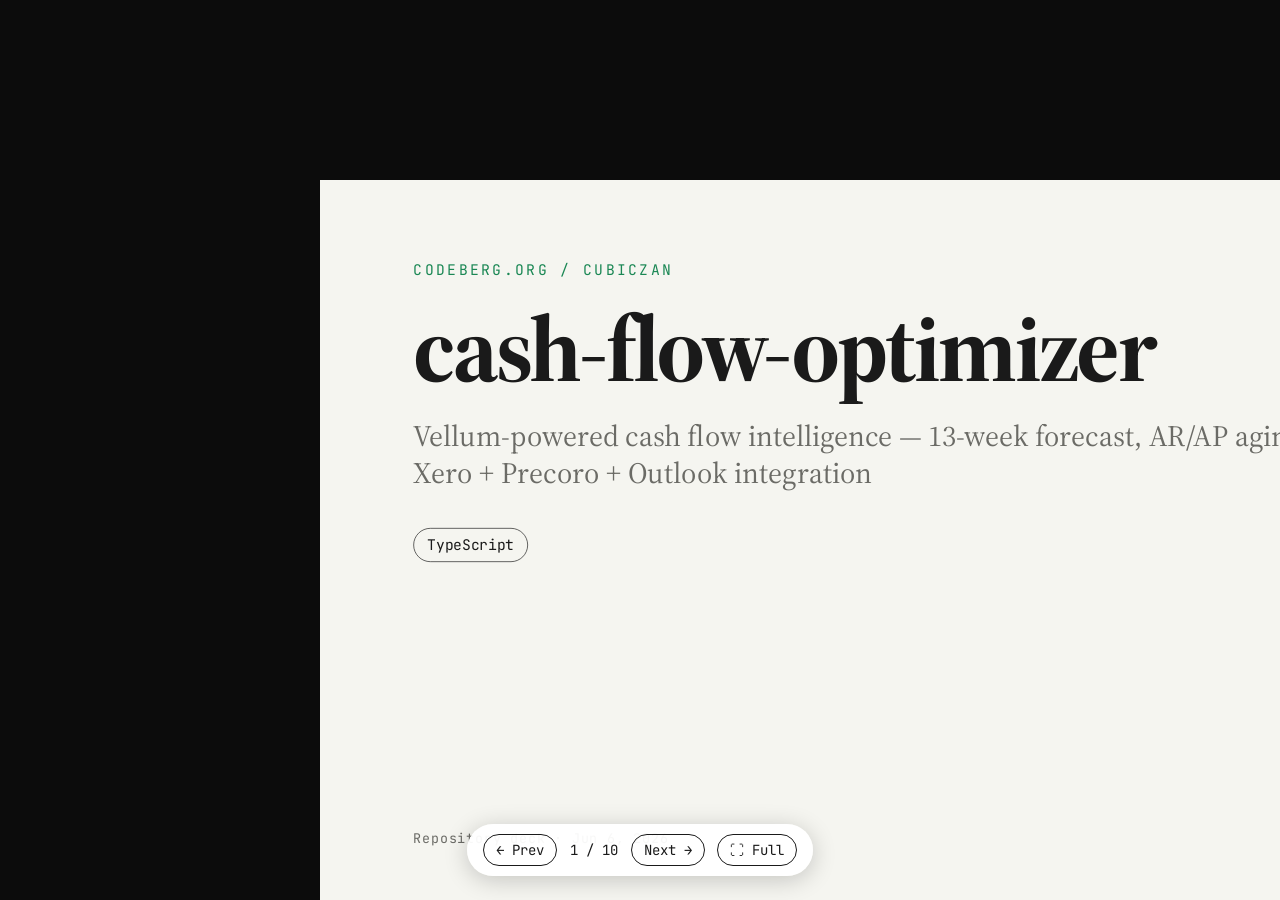
<file: index.html>
<!doctype html>
<html lang="en">
<head>
<meta charset="utf-8" />
<meta name="viewport" content="width=device-width,initial-scale=1" />
<title>cash-flow-optimizer — Deck</title>
<link rel="preconnect" href="https://fonts.googleapis.com">
<link rel="preconnect" href="https://fonts.gstatic.com" crossorigin>
<link href="https://fonts.googleapis.com/css2?family=Inter:wght@400;500;600&family=Source+Serif+4:wght@400;600;700&family=JetBrains+Mono:wght@400;500&display=swap" rel="stylesheet">
<style>
  :root{
    --bg:#f5f5f0; --ink:#1a1a1a; --muted:#6b6b66; --line:#d9d9d0;
    --green:#1a8754; --blue:#2185d0; --warn:#b54708;
    --serif:"Source Serif 4",Georgia,serif;
    --sans:"Inter",system-ui,sans-serif;
    --mono:"JetBrains Mono",ui-monospace,monospace;
  }
  *{box-sizing:border-box;margin:0;padding:0}
  html,body{height:100%;background:var(--ink);color:var(--ink);font-family:var(--sans);overflow:hidden}
  .stage{position:fixed;inset:0;display:grid;place-items:center;background:#0c0c0c}
  .frame{position:relative;width:1920px;height:1080px;transform-origin:center center}
  .slide{position:absolute;inset:0;background:var(--bg);padding:120px 140px;display:flex;flex-direction:column;gap:32px;overflow:hidden}
  .slide:not(.active){display:none}
  .kicker{font-family:var(--mono);font-size:22px;letter-spacing:.18em;text-transform:uppercase;color:var(--green)}
  .eyebrow{font-family:var(--mono);font-size:24px;letter-spacing:.16em;text-transform:uppercase;color:var(--green)}
  h1.title{font-family:var(--serif);font-size:140px;line-height:1.02;letter-spacing:-.03em;font-weight:700;color:var(--ink);word-break:break-word}
  h2{font-family:var(--serif);font-size:88px;line-height:1.05;letter-spacing:-.02em;font-weight:600}
  .tagline{font-family:var(--serif);font-size:44px;line-height:1.25;color:var(--muted);max-width:1400px}
  .lead{font-family:var(--serif);font-size:42px;line-height:1.3;max-width:1500px}
  .body{font-size:30px;line-height:1.45;color:var(--muted);max-width:1500px}
  .muted{color:var(--muted)}
  .meta-row{display:flex;gap:14px;margin-top:24px;flex-wrap:wrap}
  .chip{font-family:var(--mono);font-size:22px;padding:10px 20px;border:1.5px solid var(--ink);border-radius:999px;color:var(--ink);background:transparent}
  .chip.warn{border-color:var(--warn);color:var(--warn)}
  .footer-mark{position:absolute;bottom:80px;left:140px;font-family:var(--mono);font-size:20px;color:var(--muted);letter-spacing:.06em}
  .stack-grid{display:grid;grid-template-columns:repeat(3,1fr);gap:28px;margin-top:8px}
  .stack-card{background:#fff;border:1.5px solid var(--line);border-radius:8px;padding:36px}
  .stack-label{font-family:var(--mono);font-size:20px;text-transform:uppercase;letter-spacing:.12em;color:var(--muted);margin-bottom:16px}
  .stack-value{font-family:var(--serif);font-size:44px;font-weight:600}
  .stack-value.mono{font-family:var(--mono);font-size:36px}
  .topics{display:flex;flex-wrap:wrap;gap:12px;margin-top:8px}
  .topic{font-family:var(--mono);font-size:22px;padding:10px 18px;background:#fff;border:1.5px solid var(--line);border-radius:6px;color:var(--ink)}
  .bars{display:flex;flex-direction:column;gap:24px;margin-top:8px}
  .bar-row{display:flex;flex-direction:column;gap:10px}
  .bar-label{display:flex;justify-content:space-between;font-family:var(--mono);font-size:26px}
  .bar-track{height:28px;background:#fff;border:1.5px solid var(--line);border-radius:4px;overflow:hidden}
  .bar-fill{height:100%;background:var(--green)}
  .bar-row:nth-child(2) .bar-fill{background:var(--blue)}
  .bar-row:nth-child(3) .bar-fill{background:#c97914}
  .bar-row:nth-child(4) .bar-fill{background:#7a4ec7}
  .bar-row:nth-child(5) .bar-fill{background:#c2185b}
  .bar-row:nth-child(6) .bar-fill{background:#4a4a45}
  .stat-grid{display:grid;grid-template-columns:repeat(5,1fr);gap:24px;margin-top:8px}
  .stat{background:#fff;border:1.5px solid var(--line);border-radius:8px;padding:40px 28px;text-align:left}
  .stat-num{font-family:var(--serif);font-size:84px;font-weight:700;line-height:1;color:var(--green)}
  .stat-label{font-family:var(--mono);font-size:20px;text-transform:uppercase;letter-spacing:.12em;color:var(--muted);margin-top:18px}
  .timeline{display:flex;flex-direction:column;gap:36px;margin-top:8px}
  .tl-item{display:flex;align-items:center;gap:32px}
  .tl-dot{width:24px;height:24px;border-radius:50%;background:var(--green);flex-shrink:0;box-shadow:0 0 0 6px rgba(26,135,84,.15)}
  .tl-label{font-family:var(--mono);font-size:22px;text-transform:uppercase;letter-spacing:.12em;color:var(--muted)}
  .tl-date{font-family:var(--serif);font-size:48px;font-weight:600;margin-top:6px}
  .bullets{list-style:none;display:flex;flex-direction:column;gap:18px}
  .bullets li{font-family:var(--serif);font-size:38px;line-height:1.3;padding-left:42px;position:relative}
  .bullets li:before{content:"";position:absolute;left:0;top:18px;width:24px;height:2px;background:var(--green)}
  .code-block{background:#fff;border:1.5px solid var(--line);border-radius:8px;padding:24px 28px}
  .code-label{font-family:var(--mono);font-size:18px;text-transform:uppercase;letter-spacing:.12em;color:var(--muted);margin-bottom:10px}
  .code-block pre{font-family:var(--mono);font-size:28px;color:var(--ink);overflow:hidden;text-overflow:ellipsis;white-space:nowrap}
  .link-list{list-style:none;display:flex;flex-direction:column;gap:20px}
  .link-list li{display:flex;align-items:baseline;gap:32px;border-bottom:1.5px solid var(--line);padding-bottom:20px}
  .link-kind{font-family:var(--mono);font-size:22px;text-transform:uppercase;letter-spacing:.12em;color:var(--green);min-width:200px}
  .link-list a{font-family:var(--mono);font-size:28px;color:var(--ink);text-decoration:none;word-break:break-all}
  .link-list a:hover{color:var(--blue)}
  .slide-end{align-items:flex-start;justify-content:center}
  .nav{position:fixed;bottom:24px;left:50%;transform:translateX(-50%);display:flex;gap:12px;align-items:center;background:rgba(255,255,255,.95);padding:10px 16px;border-radius:999px;font-family:var(--mono);font-size:14px;color:var(--ink);z-index:10;box-shadow:0 4px 24px rgba(0,0,0,.2)}
  .nav button{font-family:var(--mono);font-size:14px;background:transparent;border:1px solid var(--ink);color:var(--ink);padding:6px 12px;border-radius:999px;cursor:pointer}
  .nav button:hover{background:var(--ink);color:#fff}
  .counter{min-width:50px;text-align:center}
</style>
</head>
<body>
<div class="stage">
  <div class="frame" id="frame">
    
    <section class="slide active slide-title">
      <div class="kicker">codeberg.org / cubiczan</div>
      <h1 class="title">cash-flow-optimizer</h1>
      <p class="tagline">Vellum-powered cash flow intelligence — 13-week forecast, AR/AP aging, Xero + Precoro + Outlook integration</p>
      <div class="meta-row">
        <span class="chip">TypeScript</span>
        
        
        
      </div>
      <div class="footer-mark">Repository deck · Jun 6, 2026</div>
    </section>

    <section class="slide">
      <div class="eyebrow">01 · Overview</div>
      <h2>What this is</h2>
      <p class="lead">Vellum-powered cash flow intelligence — 13-week forecast, AR/AP aging, Xero + Precoro + Outlook integration</p>
      
    </section>

    <section class="slide">
      <div class="eyebrow">02 · Stack &amp; topics</div>
      <h2>Tech surface</h2>
      <div class="stack-grid">
        <div class="stack-card">
          <div class="stack-label">Primary language</div>
          <div class="stack-value">TypeScript</div>
        </div>
        <div class="stack-card">
          <div class="stack-label">Default branch</div>
          <div class="stack-value mono">main</div>
        </div>
        <div class="stack-card">
          <div class="stack-label">License</div>
          <div class="stack-value">Unspecified</div>
        </div>
      </div>
      <div class="topics">
        <span class="muted">No topics declared.</span>
      </div>
    </section>

    <section class="slide">
      <div class="eyebrow">03 · Language composition</div>
      <h2>What it's built from</h2>
      <div class="bars">
            <div class="bar-row">
                  <div class="bar-label"><span>TypeScript</span><span class="muted">50.4%</span></div>
                  <div class="bar-track"><div class="bar-fill" style="width:50.4%"></div></div>
                </div><div class="bar-row">
                  <div class="bar-label"><span>Python</span><span class="muted">28.1%</span></div>
                  <div class="bar-track"><div class="bar-fill" style="width:28.1%"></div></div>
                </div><div class="bar-row">
                  <div class="bar-label"><span>CSS</span><span class="muted">21.2%</span></div>
                  <div class="bar-track"><div class="bar-fill" style="width:21.2%"></div></div>
                </div><div class="bar-row">
                  <div class="bar-label"><span>HTML</span><span class="muted">0.3%</span></div>
                  <div class="bar-track"><div class="bar-fill" style="width:0.3%"></div></div>
                </div>
          </div>
    </section>

    <section class="slide">
      <div class="eyebrow">04 · Signals</div>
      <h2>Repository signals</h2>
      <div class="stat-grid">
        <div class="stat"><div class="stat-num">0</div><div class="stat-label">Stars</div></div><div class="stat"><div class="stat-num">1</div><div class="stat-label">Forks</div></div><div class="stat"><div class="stat-num">1</div><div class="stat-label">Watchers</div></div><div class="stat"><div class="stat-num">0</div><div class="stat-label">Open issues</div></div><div class="stat"><div class="stat-num">7.0 MB</div><div class="stat-label">Size</div></div>
      </div>
    </section>

    <section class="slide">
      <div class="eyebrow">05 · Timeline</div>
      <h2>Project lifecycle</h2>
      <div class="timeline">
        <div class="tl-item"><div class="tl-dot"></div><div><div class="tl-label">Created</div><div class="tl-date">May 7, 2026</div></div></div>
        <div class="tl-item"><div class="tl-dot"></div><div><div class="tl-label">Last update</div><div class="tl-date">May 20, 2026</div></div></div>
        <div class="tl-item"><div class="tl-dot"></div><div><div class="tl-label">Status</div><div class="tl-date">Active</div></div></div>
      </div>
    </section>

    <section class="slide">
      <div class="eyebrow">06 · README highlights</div>
      <h2>What the README covers</h2>
      <p class="body muted">No README headings detected.</p>
    </section>

    <section class="slide">
      <div class="eyebrow">07 · Get the code</div>
      <h2>Clone &amp; explore</h2>
      <div class="code-block">
        <div class="code-label">HTTPS</div>
        <pre>git clone https://codeberg.org/cubiczan/cash-flow-optimizer.git</pre>
      </div>
      <div class="code-block">
        <div class="code-label">SSH</div>
        <pre>git clone ssh://git@codeberg.org/cubiczan/cash-flow-optimizer.git</pre>
      </div>
      <div class="code-block">
        <div class="code-label">Default branch</div>
        <pre>git checkout main</pre>
      </div>
    </section>

    <section class="slide">
      <div class="eyebrow">08 · Where to find it</div>
      <h2>Links</h2>
      <ul class="link-list">
        <li><span class="link-kind">Codeberg</span><a href="https://codeberg.org/cubiczan/cash-flow-optimizer">https://codeberg.org/cubiczan/cash-flow-optimizer</a></li>
        <li><span class="link-kind">GitHub</span><a href="https://github.com/icohangar-ops/cash-flow-optimizer">https://github.com/icohangar-ops/cash-flow-optimizer</a></li>
        
        <li><span class="link-kind">Issues</span><a href="https://codeberg.org/cubiczan/cash-flow-optimizer/issues">https://codeberg.org/cubiczan/cash-flow-optimizer/issues</a></li>
      </ul>
    </section>

    <section class="slide slide-end">
      <div class="kicker">End of deck</div>
      <h1 class="title">cash-flow-optimizer</h1>
      <p class="tagline">Thanks for reading.</p>
      <div class="footer-mark">cubiczan · May 20, 2026</div>
    </section>
  </div>
</div>
<div class="nav">
  <button onclick="prev()">← Prev</button>
  <span class="counter"><span id="cur">1</span> / 10</span>
  <button onclick="next()">Next →</button>
  <button onclick="toggleFs()">⛶ Full</button>
</div>
<script>
  const slides = document.querySelectorAll('.slide');
  const total = slides.length;
  let idx = 0;
  function go(i){ idx = (i + total) % total; slides.forEach((s,j)=>s.classList.toggle('active', j===idx)); document.getElementById('cur').textContent = idx+1; }
  function next(){ go(idx+1) } function prev(){ go(idx-1) }
  function toggleFs(){ if(!document.fullscreenElement) document.documentElement.requestFullscreen(); else document.exitFullscreen(); }
  document.addEventListener('keydown', e => {
    if(e.key==='ArrowRight'||e.key===' '||e.key==='PageDown') next();
    else if(e.key==='ArrowLeft'||e.key==='PageUp') prev();
    else if(e.key==='Home') go(0);
    else if(e.key==='End') go(total-1);
    else if(e.key==='f'||e.key==='F') toggleFs();
  });
  function scale(){
    const f = document.getElementById('frame');
    const s = Math.min(window.innerWidth/1920, window.innerHeight/1080);
    f.style.transform = 'scale(' + s + ')';
  }
  window.addEventListener('resize', scale); scale();
</script>
</body>
</html>
</file>
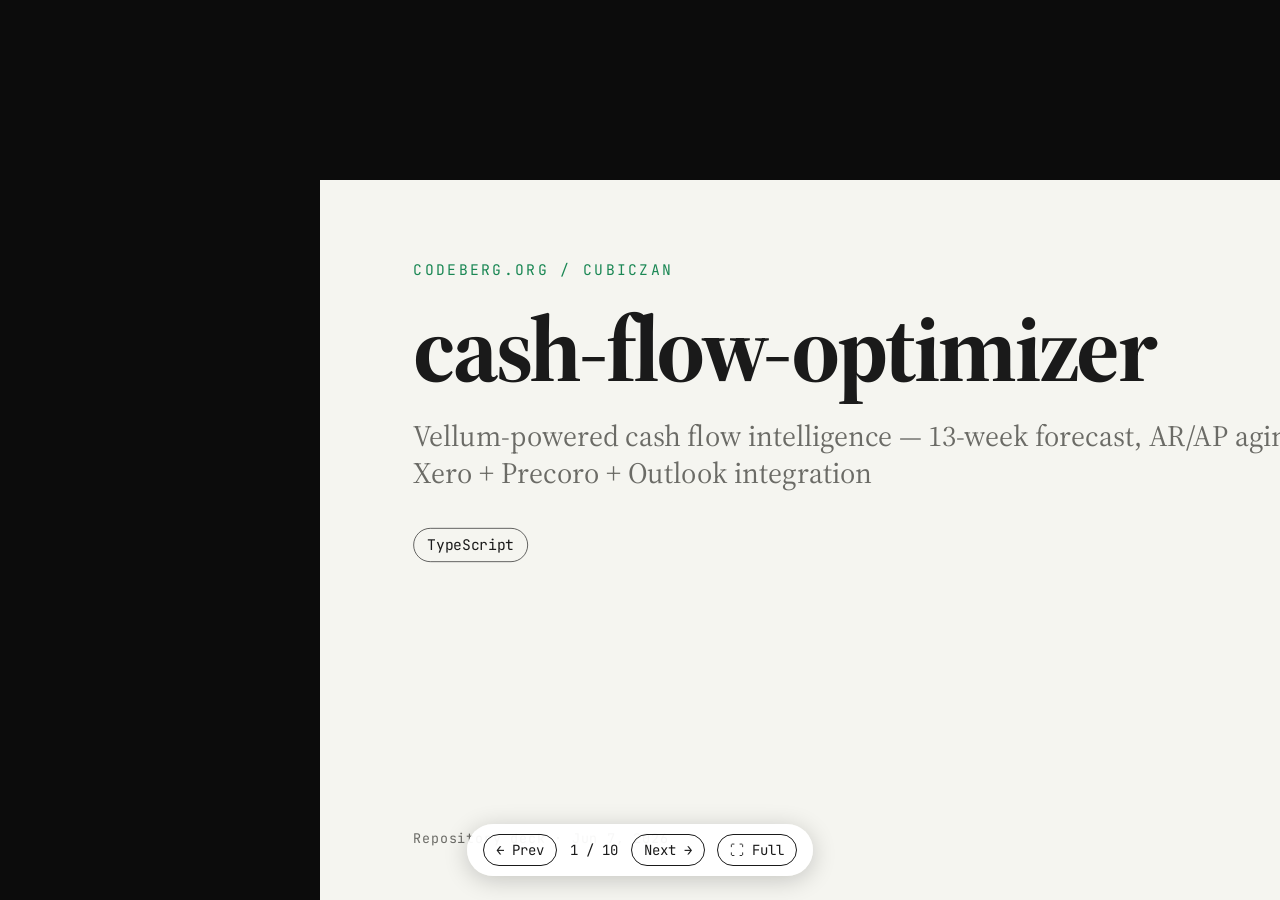
<file: cash-flow-optimizer-deck.html>
<!doctype html>
<html lang="en">
<head>
<meta charset="utf-8" />
<meta name="viewport" content="width=device-width,initial-scale=1" />
<title>cash-flow-optimizer — Deck</title>
<link rel="preconnect" href="https://fonts.googleapis.com">
<link rel="preconnect" href="https://fonts.gstatic.com" crossorigin>
<link href="https://fonts.googleapis.com/css2?family=Inter:wght@400;500;600&family=Source+Serif+4:wght@400;600;700&family=JetBrains+Mono:wght@400;500&display=swap" rel="stylesheet">
<style>
  :root{
    --bg:#f5f5f0; --ink:#1a1a1a; --muted:#6b6b66; --line:#d9d9d0;
    --green:#1a8754; --blue:#2185d0; --warn:#b54708;
    --serif:"Source Serif 4",Georgia,serif;
    --sans:"Inter",system-ui,sans-serif;
    --mono:"JetBrains Mono",ui-monospace,monospace;
  }
  *{box-sizing:border-box;margin:0;padding:0}
  html,body{height:100%;background:var(--ink);color:var(--ink);font-family:var(--sans);overflow:hidden}
  .stage{position:fixed;inset:0;display:grid;place-items:center;background:#0c0c0c}
  .frame{position:relative;width:1920px;height:1080px;transform-origin:center center}
  .slide{position:absolute;inset:0;background:var(--bg);padding:120px 140px;display:flex;flex-direction:column;gap:32px;overflow:hidden}
  .slide:not(.active){display:none}
  .kicker{font-family:var(--mono);font-size:22px;letter-spacing:.18em;text-transform:uppercase;color:var(--green)}
  .eyebrow{font-family:var(--mono);font-size:24px;letter-spacing:.16em;text-transform:uppercase;color:var(--green)}
  h1.title{font-family:var(--serif);font-size:140px;line-height:1.02;letter-spacing:-.03em;font-weight:700;color:var(--ink);word-break:break-word}
  h2{font-family:var(--serif);font-size:88px;line-height:1.05;letter-spacing:-.02em;font-weight:600}
  .tagline{font-family:var(--serif);font-size:44px;line-height:1.25;color:var(--muted);max-width:1400px}
  .lead{font-family:var(--serif);font-size:42px;line-height:1.3;max-width:1500px}
  .body{font-size:30px;line-height:1.45;color:var(--muted);max-width:1500px}
  .muted{color:var(--muted)}
  .meta-row{display:flex;gap:14px;margin-top:24px;flex-wrap:wrap}
  .chip{font-family:var(--mono);font-size:22px;padding:10px 20px;border:1.5px solid var(--ink);border-radius:999px;color:var(--ink);background:transparent}
  .chip.warn{border-color:var(--warn);color:var(--warn)}
  .footer-mark{position:absolute;bottom:80px;left:140px;font-family:var(--mono);font-size:20px;color:var(--muted);letter-spacing:.06em}
  .stack-grid{display:grid;grid-template-columns:repeat(3,1fr);gap:28px;margin-top:8px}
  .stack-card{background:#fff;border:1.5px solid var(--line);border-radius:8px;padding:36px}
  .stack-label{font-family:var(--mono);font-size:20px;text-transform:uppercase;letter-spacing:.12em;color:var(--muted);margin-bottom:16px}
  .stack-value{font-family:var(--serif);font-size:44px;font-weight:600}
  .stack-value.mono{font-family:var(--mono);font-size:36px}
  .topics{display:flex;flex-wrap:wrap;gap:12px;margin-top:8px}
  .topic{font-family:var(--mono);font-size:22px;padding:10px 18px;background:#fff;border:1.5px solid var(--line);border-radius:6px;color:var(--ink)}
  .bars{display:flex;flex-direction:column;gap:24px;margin-top:8px}
  .bar-row{display:flex;flex-direction:column;gap:10px}
  .bar-label{display:flex;justify-content:space-between;font-family:var(--mono);font-size:26px}
  .bar-track{height:28px;background:#fff;border:1.5px solid var(--line);border-radius:4px;overflow:hidden}
  .bar-fill{height:100%;background:var(--green)}
  .bar-row:nth-child(2) .bar-fill{background:var(--blue)}
  .bar-row:nth-child(3) .bar-fill{background:#c97914}
  .bar-row:nth-child(4) .bar-fill{background:#7a4ec7}
  .bar-row:nth-child(5) .bar-fill{background:#c2185b}
  .bar-row:nth-child(6) .bar-fill{background:#4a4a45}
  .stat-grid{display:grid;grid-template-columns:repeat(5,1fr);gap:24px;margin-top:8px}
  .stat{background:#fff;border:1.5px solid var(--line);border-radius:8px;padding:40px 28px;text-align:left}
  .stat-num{font-family:var(--serif);font-size:84px;font-weight:700;line-height:1;color:var(--green)}
  .stat-label{font-family:var(--mono);font-size:20px;text-transform:uppercase;letter-spacing:.12em;color:var(--muted);margin-top:18px}
  .timeline{display:flex;flex-direction:column;gap:36px;margin-top:8px}
  .tl-item{display:flex;align-items:center;gap:32px}
  .tl-dot{width:24px;height:24px;border-radius:50%;background:var(--green);flex-shrink:0;box-shadow:0 0 0 6px rgba(26,135,84,.15)}
  .tl-label{font-family:var(--mono);font-size:22px;text-transform:uppercase;letter-spacing:.12em;color:var(--muted)}
  .tl-date{font-family:var(--serif);font-size:48px;font-weight:600;margin-top:6px}
  .bullets{list-style:none;display:flex;flex-direction:column;gap:18px}
  .bullets li{font-family:var(--serif);font-size:38px;line-height:1.3;padding-left:42px;position:relative}
  .bullets li:before{content:"";position:absolute;left:0;top:18px;width:24px;height:2px;background:var(--green)}
  .code-block{background:#fff;border:1.5px solid var(--line);border-radius:8px;padding:24px 28px}
  .code-label{font-family:var(--mono);font-size:18px;text-transform:uppercase;letter-spacing:.12em;color:var(--muted);margin-bottom:10px}
  .code-block pre{font-family:var(--mono);font-size:28px;color:var(--ink);overflow:hidden;text-overflow:ellipsis;white-space:nowrap}
  .link-list{list-style:none;display:flex;flex-direction:column;gap:20px}
  .link-list li{display:flex;align-items:baseline;gap:32px;border-bottom:1.5px solid var(--line);padding-bottom:20px}
  .link-kind{font-family:var(--mono);font-size:22px;text-transform:uppercase;letter-spacing:.12em;color:var(--green);min-width:200px}
  .link-list a{font-family:var(--mono);font-size:28px;color:var(--ink);text-decoration:none;word-break:break-all}
  .link-list a:hover{color:var(--blue)}
  .slide-end{align-items:flex-start;justify-content:center}
  .nav{position:fixed;bottom:24px;left:50%;transform:translateX(-50%);display:flex;gap:12px;align-items:center;background:rgba(255,255,255,.95);padding:10px 16px;border-radius:999px;font-family:var(--mono);font-size:14px;color:var(--ink);z-index:10;box-shadow:0 4px 24px rgba(0,0,0,.2)}
  .nav button{font-family:var(--mono);font-size:14px;background:transparent;border:1px solid var(--ink);color:var(--ink);padding:6px 12px;border-radius:999px;cursor:pointer}
  .nav button:hover{background:var(--ink);color:#fff}
  .counter{min-width:50px;text-align:center}
</style>
</head>
<body>
<div class="stage">
  <div class="frame" id="frame">
    
    <section class="slide active slide-title">
      <div class="kicker">codeberg.org / cubiczan</div>
      <h1 class="title">cash-flow-optimizer</h1>
      <p class="tagline">Vellum-powered cash flow intelligence — 13-week forecast, AR/AP aging, Xero + Precoro + Outlook integration</p>
      <div class="meta-row">
        <span class="chip">TypeScript</span>
        
        
        
      </div>
      <div class="footer-mark">Repository deck · Jun 7, 2026</div>
    </section>

    <section class="slide">
      <div class="eyebrow">01 · Overview</div>
      <h2>What this is</h2>
      <p class="lead">Vellum-powered cash flow intelligence — 13-week forecast, AR/AP aging, Xero + Precoro + Outlook integration</p>
      
    </section>

    <section class="slide">
      <div class="eyebrow">02 · Stack &amp; topics</div>
      <h2>Tech surface</h2>
      <div class="stack-grid">
        <div class="stack-card">
          <div class="stack-label">Primary language</div>
          <div class="stack-value">TypeScript</div>
        </div>
        <div class="stack-card">
          <div class="stack-label">Default branch</div>
          <div class="stack-value mono">main</div>
        </div>
        <div class="stack-card">
          <div class="stack-label">License</div>
          <div class="stack-value">Unspecified</div>
        </div>
      </div>
      <div class="topics">
        <span class="muted">No topics declared.</span>
      </div>
    </section>

    <section class="slide">
      <div class="eyebrow">03 · Language composition</div>
      <h2>What it's built from</h2>
      <div class="bars">
            <div class="bar-row">
                  <div class="bar-label"><span>TypeScript</span><span class="muted">43.9%</span></div>
                  <div class="bar-track"><div class="bar-fill" style="width:43.9%"></div></div>
                </div><div class="bar-row">
                  <div class="bar-label"><span>Python</span><span class="muted">24.4%</span></div>
                  <div class="bar-track"><div class="bar-fill" style="width:24.4%"></div></div>
                </div><div class="bar-row">
                  <div class="bar-label"><span>CSS</span><span class="muted">18.5%</span></div>
                  <div class="bar-track"><div class="bar-fill" style="width:18.5%"></div></div>
                </div><div class="bar-row">
                  <div class="bar-label"><span>HTML</span><span class="muted">13.2%</span></div>
                  <div class="bar-track"><div class="bar-fill" style="width:13.2%"></div></div>
                </div>
          </div>
    </section>

    <section class="slide">
      <div class="eyebrow">04 · Signals</div>
      <h2>Repository signals</h2>
      <div class="stat-grid">
        <div class="stat"><div class="stat-num">0</div><div class="stat-label">Stars</div></div><div class="stat"><div class="stat-num">1</div><div class="stat-label">Forks</div></div><div class="stat"><div class="stat-num">1</div><div class="stat-label">Watchers</div></div><div class="stat"><div class="stat-num">0</div><div class="stat-label">Open issues</div></div><div class="stat"><div class="stat-num">7.0 MB</div><div class="stat-label">Size</div></div>
      </div>
    </section>

    <section class="slide">
      <div class="eyebrow">05 · Timeline</div>
      <h2>Project lifecycle</h2>
      <div class="timeline">
        <div class="tl-item"><div class="tl-dot"></div><div><div class="tl-label">Created</div><div class="tl-date">May 7, 2026</div></div></div>
        <div class="tl-item"><div class="tl-dot"></div><div><div class="tl-label">Last update</div><div class="tl-date">Jun 6, 2026</div></div></div>
        <div class="tl-item"><div class="tl-dot"></div><div><div class="tl-label">Status</div><div class="tl-date">Active</div></div></div>
      </div>
    </section>

    <section class="slide">
      <div class="eyebrow">06 · README highlights</div>
      <h2>What the README covers</h2>
      <p class="body muted">No README headings detected.</p>
    </section>

    <section class="slide">
      <div class="eyebrow">07 · Get the code</div>
      <h2>Clone &amp; explore</h2>
      <div class="code-block">
        <div class="code-label">HTTPS</div>
        <pre>git clone https://codeberg.org/cubiczan/cash-flow-optimizer.git</pre>
      </div>
      <div class="code-block">
        <div class="code-label">SSH</div>
        <pre>git clone ssh://git@codeberg.org/cubiczan/cash-flow-optimizer.git</pre>
      </div>
      <div class="code-block">
        <div class="code-label">Default branch</div>
        <pre>git checkout main</pre>
      </div>
    </section>

    <section class="slide">
      <div class="eyebrow">08 · Where to find it</div>
      <h2>Links</h2>
      <ul class="link-list">
        <li><span class="link-kind">Codeberg</span><a href="https://codeberg.org/cubiczan/cash-flow-optimizer">https://codeberg.org/cubiczan/cash-flow-optimizer</a></li>
        <li><span class="link-kind">GitHub</span><a href="https://github.com/icohangar-ops/cash-flow-optimizer">https://github.com/icohangar-ops/cash-flow-optimizer</a></li>
        
        <li><span class="link-kind">Issues</span><a href="https://codeberg.org/cubiczan/cash-flow-optimizer/issues">https://codeberg.org/cubiczan/cash-flow-optimizer/issues</a></li>
      </ul>
    </section>

    <section class="slide slide-end">
      <div class="kicker">End of deck</div>
      <h1 class="title">cash-flow-optimizer</h1>
      <p class="tagline">Thanks for reading.</p>
      <div class="footer-mark">cubiczan · Jun 6, 2026</div>
    </section>
  </div>
</div>
<div class="nav">
  <button onclick="prev()">← Prev</button>
  <span class="counter"><span id="cur">1</span> / 10</span>
  <button onclick="next()">Next →</button>
  <button onclick="toggleFs()">⛶ Full</button>
</div>
<script>
  const slides = document.querySelectorAll('.slide');
  const total = slides.length;
  let idx = 0;
  function go(i){ idx = (i + total) % total; slides.forEach((s,j)=>s.classList.toggle('active', j===idx)); document.getElementById('cur').textContent = idx+1; }
  function next(){ go(idx+1) } function prev(){ go(idx-1) }
  function toggleFs(){ if(!document.fullscreenElement) document.documentElement.requestFullscreen(); else document.exitFullscreen(); }
  document.addEventListener('keydown', e => {
    if(e.key==='ArrowRight'||e.key===' '||e.key==='PageDown') next();
    else if(e.key==='ArrowLeft'||e.key==='PageUp') prev();
    else if(e.key==='Home') go(0);
    else if(e.key==='End') go(total-1);
    else if(e.key==='f'||e.key==='F') toggleFs();
  });
  function scale(){
    const f = document.getElementById('frame');
    const s = Math.min(window.innerWidth/1920, window.innerHeight/1080);
    f.style.transform = 'scale(' + s + ')';
  }
  window.addEventListener('resize', scale); scale();
</script>
</body>
</html>
</file>
